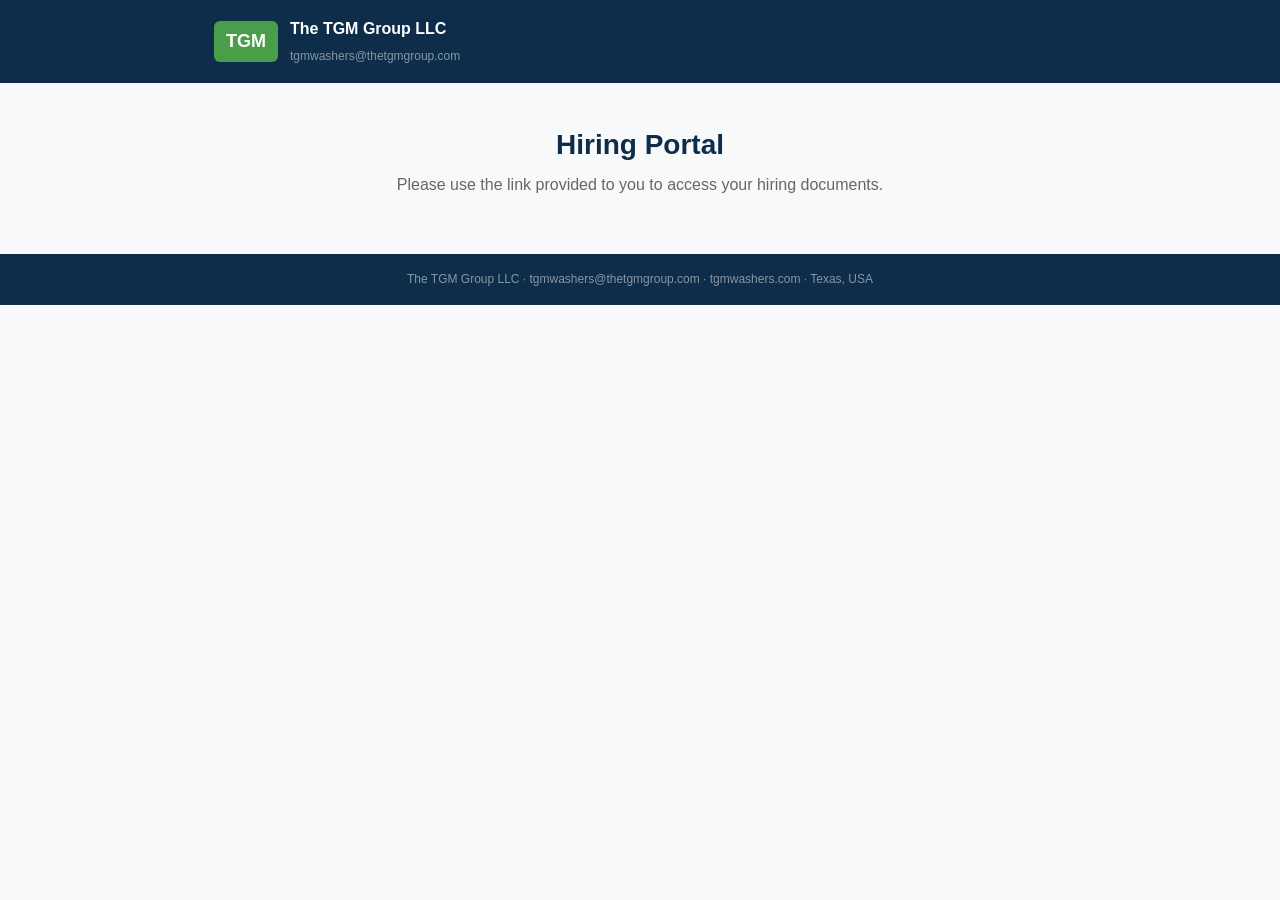
<file: web/index.html>
<!DOCTYPE html>
<html lang="en">
<head>
  <meta charset="UTF-8">
  <meta name="viewport" content="width=device-width, initial-scale=1.0">
  <title>The TGM Group LLC - Hiring Portal</title>
  <link rel="stylesheet" href="css/style.css">
</head>
<body>
  <header class="header">
    <div class="container">
      <div class="logo">
        <div class="logo-mark">TGM</div>
        <div class="logo-text">
          <span class="logo-name">The TGM Group LLC</span>
          <span class="logo-sub">tgmwashers@thetgmgroup.com</span>
        </div>
      </div>
    </div>
  </header>

  <main class="container">
    <div class="hero">
      <h1>Hiring Portal</h1>
      <p class="hero-sub">Please use the link provided to you to access your hiring documents.</p>
    </div>
  </main>

  <footer class="footer">
    <div class="container">
      <p>The TGM Group LLC &middot; tgmwashers@thetgmgroup.com &middot; tgmwashers.com &middot; Texas, USA</p>
    </div>
  </footer>
</body>
</html>
</file>
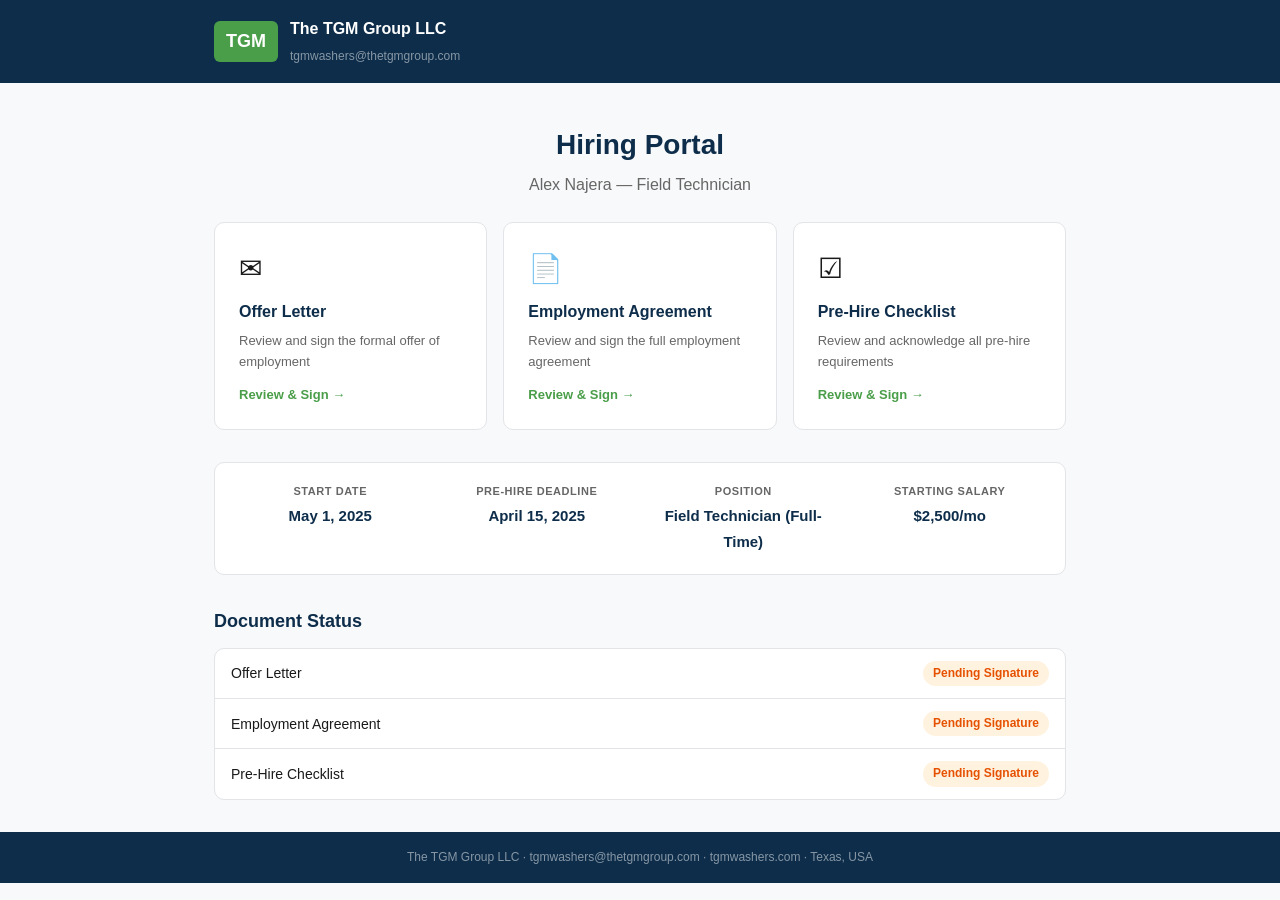
<file: web/alex/index.html>
<!DOCTYPE html>
<html lang="en">
<head>
  <meta charset="UTF-8">
  <meta name="viewport" content="width=device-width, initial-scale=1.0">
  <title>The TGM Group LLC - Hiring Portal</title>
  <link rel="stylesheet" href="../css/style.css">
</head>
<body>
  <header class="header">
    <div class="container">
      <div class="logo">
        <div class="logo-mark">TGM</div>
        <div class="logo-text">
          <span class="logo-name">The TGM Group LLC</span>
          <span class="logo-sub">tgmwashers@thetgmgroup.com</span>
        </div>
      </div>
    </div>
  </header>

  <main class="container">
    <div class="hero">
      <h1>Hiring Portal</h1>
      <p class="hero-sub">Alex Najera &mdash; Field Technician</p>
    </div>

    <section class="card-grid">
      <a href="sign.html?doc=offer-letter" class="doc-card">
        <div class="doc-icon">&#9993;</div>
        <h3>Offer Letter</h3>
        <p>Review and sign the formal offer of employment</p>
        <span class="doc-action">Review &amp; Sign &rarr;</span>
      </a>

      <a href="sign.html?doc=employment-agreement" class="doc-card">
        <div class="doc-icon">&#128196;</div>
        <h3>Employment Agreement</h3>
        <p>Review and sign the full employment agreement</p>
        <span class="doc-action">Review &amp; Sign &rarr;</span>
      </a>

      <a href="sign.html?doc=prehire-checklist" class="doc-card">
        <div class="doc-icon">&#9745;</div>
        <h3>Pre-Hire Checklist</h3>
        <p>Review and acknowledge all pre-hire requirements</p>
        <span class="doc-action">Review &amp; Sign &rarr;</span>
      </a>
    </section>

    <section class="info-bar">
      <div class="info-item">
        <strong>Start Date</strong>
        <span>May 1, 2025</span>
      </div>
      <div class="info-item">
        <strong>Pre-Hire Deadline</strong>
        <span>April 15, 2025</span>
      </div>
      <div class="info-item">
        <strong>Position</strong>
        <span>Field Technician (Full-Time)</span>
      </div>
      <div class="info-item">
        <strong>Starting Salary</strong>
        <span>$2,500/mo</span>
      </div>
    </section>

    <section class="status-section">
      <h2>Document Status</h2>
      <div class="status-table">
        <div class="status-row" id="status-offer-letter">
          <span class="status-name">Offer Letter</span>
          <span class="status-badge pending">Pending Signature</span>
        </div>
        <div class="status-row" id="status-employment-agreement">
          <span class="status-name">Employment Agreement</span>
          <span class="status-badge pending">Pending Signature</span>
        </div>
        <div class="status-row" id="status-prehire-checklist">
          <span class="status-name">Pre-Hire Checklist</span>
          <span class="status-badge pending">Pending Signature</span>
        </div>
      </div>
    </section>
  </main>

  <footer class="footer">
    <div class="container">
      <p>The TGM Group LLC &middot; tgmwashers@thetgmgroup.com &middot; tgmwashers.com &middot; Texas, USA</p>
    </div>
  </footer>

  <script>
    // Check localStorage for signed status (namespaced by employee)
    ['offer-letter', 'employment-agreement', 'prehire-checklist'].forEach(doc => {
      if (localStorage.getItem('tgm-signed-alex-najera-' + doc)) {
        const row = document.getElementById('status-' + doc);
        if (row) {
          const badge = row.querySelector('.status-badge');
          badge.className = 'status-badge signed';
          badge.textContent = 'Signed & Sent';
        }
      }
    });
  </script>
</body>
</html>
</file>
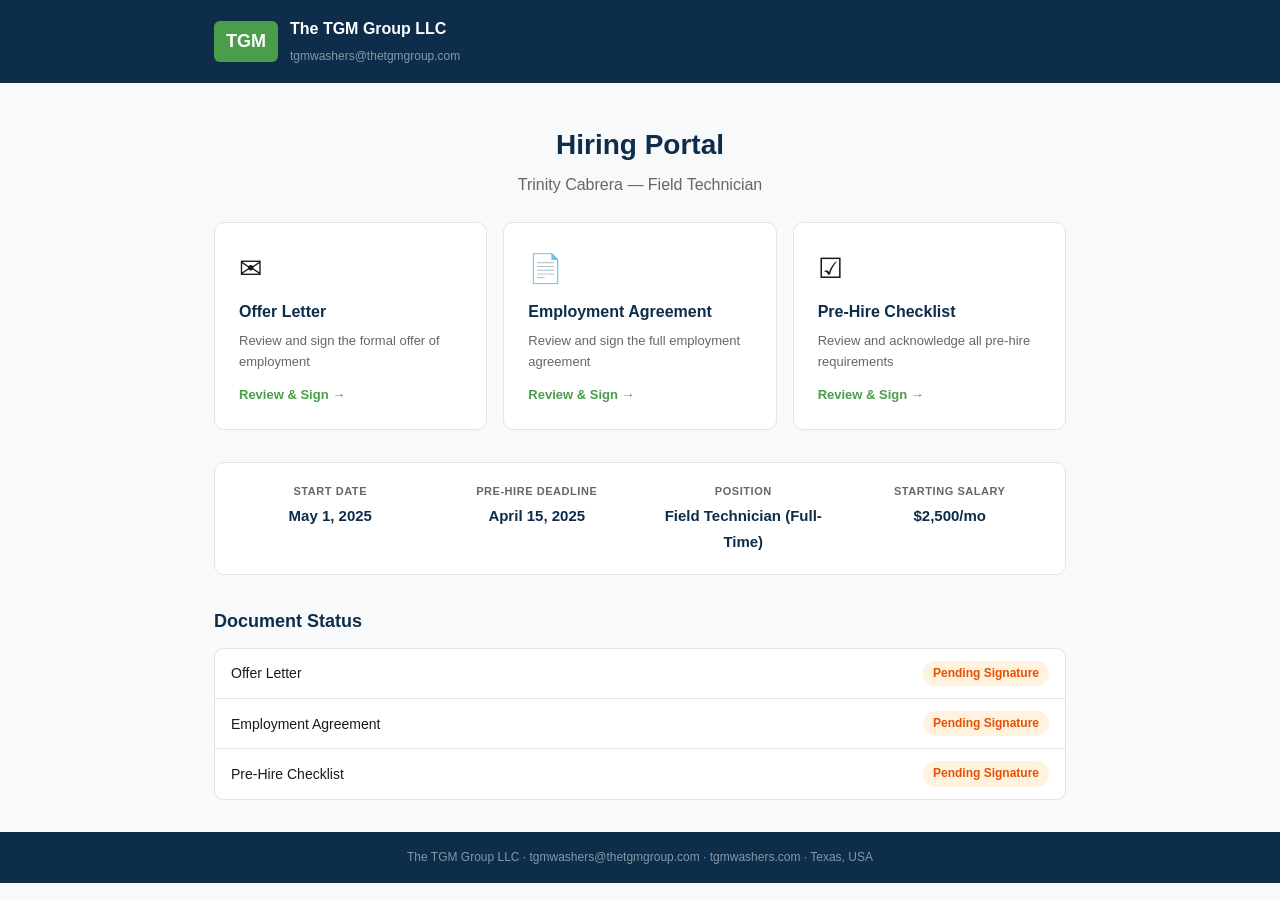
<file: web/trinity/index.html>
<!DOCTYPE html>
<html lang="en">
<head>
  <meta charset="UTF-8">
  <meta name="viewport" content="width=device-width, initial-scale=1.0">
  <title>The TGM Group LLC - Hiring Portal</title>
  <link rel="stylesheet" href="../css/style.css">
</head>
<body>
  <header class="header">
    <div class="container">
      <div class="logo">
        <div class="logo-mark">TGM</div>
        <div class="logo-text">
          <span class="logo-name">The TGM Group LLC</span>
          <span class="logo-sub">tgmwashers@thetgmgroup.com</span>
        </div>
      </div>
    </div>
  </header>

  <main class="container">
    <div class="hero">
      <h1>Hiring Portal</h1>
      <p class="hero-sub">Trinity Cabrera &mdash; Field Technician</p>
    </div>

    <section class="card-grid">
      <a href="sign.html?doc=offer-letter" class="doc-card">
        <div class="doc-icon">&#9993;</div>
        <h3>Offer Letter</h3>
        <p>Review and sign the formal offer of employment</p>
        <span class="doc-action">Review &amp; Sign &rarr;</span>
      </a>

      <a href="sign.html?doc=employment-agreement" class="doc-card">
        <div class="doc-icon">&#128196;</div>
        <h3>Employment Agreement</h3>
        <p>Review and sign the full employment agreement</p>
        <span class="doc-action">Review &amp; Sign &rarr;</span>
      </a>

      <a href="sign.html?doc=prehire-checklist" class="doc-card">
        <div class="doc-icon">&#9745;</div>
        <h3>Pre-Hire Checklist</h3>
        <p>Review and acknowledge all pre-hire requirements</p>
        <span class="doc-action">Review &amp; Sign &rarr;</span>
      </a>
    </section>

    <section class="info-bar">
      <div class="info-item">
        <strong>Start Date</strong>
        <span>May 1, 2025</span>
      </div>
      <div class="info-item">
        <strong>Pre-Hire Deadline</strong>
        <span>April 15, 2025</span>
      </div>
      <div class="info-item">
        <strong>Position</strong>
        <span>Field Technician (Full-Time)</span>
      </div>
      <div class="info-item">
        <strong>Starting Salary</strong>
        <span>$2,500/mo</span>
      </div>
    </section>

    <section class="status-section">
      <h2>Document Status</h2>
      <div class="status-table">
        <div class="status-row" id="status-offer-letter">
          <span class="status-name">Offer Letter</span>
          <span class="status-badge pending">Pending Signature</span>
        </div>
        <div class="status-row" id="status-employment-agreement">
          <span class="status-name">Employment Agreement</span>
          <span class="status-badge pending">Pending Signature</span>
        </div>
        <div class="status-row" id="status-prehire-checklist">
          <span class="status-name">Pre-Hire Checklist</span>
          <span class="status-badge pending">Pending Signature</span>
        </div>
      </div>
    </section>
  </main>

  <footer class="footer">
    <div class="container">
      <p>The TGM Group LLC &middot; tgmwashers@thetgmgroup.com &middot; tgmwashers.com &middot; Texas, USA</p>
    </div>
  </footer>

  <script>
    // Check localStorage for signed status (namespaced by employee)
    ['offer-letter', 'employment-agreement', 'prehire-checklist'].forEach(doc => {
      if (localStorage.getItem('tgm-signed-trinity-cabrera-' + doc)) {
        const row = document.getElementById('status-' + doc);
        if (row) {
          const badge = row.querySelector('.status-badge');
          badge.className = 'status-badge signed';
          badge.textContent = 'Signed & Sent';
        }
      }
    });
  </script>
</body>
</html>
</file>
<file: web/css/style.css>
:root {
  --navy: #0d2d4a;
  --green: #4a9e49;
  --cream: #f4f4ef;
  --light: #f8f9fa;
  --border: #e2e4e8;
  --text: #1a1a1a;
  --text-secondary: #666;
  --radius: 10px;
}

* { box-sizing: border-box; margin: 0; padding: 0; }

body {
  font-family: -apple-system, BlinkMacSystemFont, 'Segoe UI', Roboto, sans-serif;
  color: var(--text);
  background: var(--light);
  line-height: 1.6;
}

.container { max-width: 900px; margin: 0 auto; padding: 0 1.5rem; }

/* Header */
.header {
  background: var(--navy);
  padding: 1rem 0;
}
.logo { display: flex; align-items: center; gap: 12px; }
.logo-mark {
  background: var(--green);
  color: #fff;
  font-weight: 700;
  font-size: 18px;
  padding: 6px 12px;
  border-radius: 6px;
}
.logo-name { color: #fff; font-weight: 600; font-size: 16px; display: block; }
.logo-sub { color: rgba(255,255,255,0.5); font-size: 12px; }

/* Hero */
.hero { text-align: center; padding: 2.5rem 0 1.5rem; }
.hero h1 { font-size: 28px; color: var(--navy); }
.hero-sub { color: var(--text-secondary); font-size: 16px; margin-top: 4px; }

/* Document Cards */
.card-grid {
  display: grid;
  grid-template-columns: repeat(auto-fit, minmax(240px, 1fr));
  gap: 1rem;
  margin-bottom: 2rem;
}
.doc-card {
  background: #fff;
  border: 1px solid var(--border);
  border-radius: var(--radius);
  padding: 1.5rem;
  text-decoration: none;
  color: var(--text);
  transition: box-shadow 0.2s, border-color 0.2s;
  display: flex;
  flex-direction: column;
}
.doc-card:hover {
  border-color: var(--green);
  box-shadow: 0 4px 16px rgba(13,45,74,0.1);
}
.doc-icon { font-size: 28px; margin-bottom: 8px; }
.doc-card h3 { font-size: 16px; margin-bottom: 6px; color: var(--navy); }
.doc-card p { font-size: 13px; color: var(--text-secondary); flex: 1; }
.doc-action {
  margin-top: 12px;
  font-size: 13px;
  font-weight: 600;
  color: var(--green);
}

/* Info Bar */
.info-bar {
  display: flex;
  flex-wrap: wrap;
  gap: 1rem;
  background: #fff;
  border: 1px solid var(--border);
  border-radius: var(--radius);
  padding: 1.25rem;
  margin-bottom: 2rem;
}
.info-item {
  flex: 1;
  min-width: 140px;
  text-align: center;
}
.info-item strong { display: block; font-size: 11px; text-transform: uppercase; letter-spacing: 0.05em; color: var(--text-secondary); margin-bottom: 2px; }
.info-item span { font-size: 15px; font-weight: 600; color: var(--navy); }

/* Status */
.status-section { margin-bottom: 2rem; }
.status-section h2 { font-size: 18px; margin-bottom: 0.75rem; color: var(--navy); }
.status-table { background: #fff; border: 1px solid var(--border); border-radius: var(--radius); overflow: hidden; }
.status-row {
  display: flex;
  align-items: center;
  justify-content: space-between;
  padding: 12px 16px;
  border-bottom: 1px solid var(--border);
}
.status-row:last-child { border-bottom: none; }
.status-name { font-size: 14px; font-weight: 500; }
.status-badge {
  font-size: 12px;
  font-weight: 600;
  padding: 3px 10px;
  border-radius: 20px;
}
.status-badge.pending { background: #fff3e0; color: #e65100; }
.status-badge.signed { background: #e8f5e9; color: #2e7d32; }

/* Footer */
.footer {
  background: var(--navy);
  color: rgba(255,255,255,0.5);
  text-align: center;
  padding: 1rem 0;
  font-size: 12px;
  margin-top: 2rem;
}

/* ========= Signing Page ========= */
.doc-header {
  text-align: center;
  padding: 2rem 0 1rem;
}
.doc-header h1 { font-size: 22px; color: var(--navy); }
.doc-header .doc-meta { font-size: 13px; color: var(--text-secondary); margin-top: 4px; }

.doc-body {
  background: #fff;
  border: 1px solid var(--border);
  border-radius: var(--radius);
  padding: 2rem 2.5rem;
  margin-bottom: 2rem;
  font-size: 14px;
  line-height: 1.7;
}
.doc-body h2 {
  font-size: 16px;
  color: var(--navy);
  margin: 1.5rem 0 0.5rem;
  padding-bottom: 4px;
  border-bottom: 1px solid var(--border);
}
.doc-body h2:first-child { margin-top: 0; }
.doc-body h3 { font-size: 14px; font-weight: 600; margin: 1rem 0 0.25rem; }
.doc-body ul { padding-left: 1.25rem; margin: 0.5rem 0; }
.doc-body li { margin-bottom: 4px; }
.doc-body p { margin-bottom: 0.75rem; }
.doc-body .doc-table {
  width: 100%;
  border-collapse: collapse;
  margin: 1rem 0;
  font-size: 13px;
}
.doc-body .doc-table th,
.doc-body .doc-table td {
  border: 1px solid var(--border);
  padding: 8px 12px;
  text-align: left;
}
.doc-body .doc-table th { background: var(--light); font-weight: 600; }
.doc-body .section-header {
  font-size: 12px;
  font-weight: 600;
  text-transform: uppercase;
  letter-spacing: 0.05em;
  color: var(--text-secondary);
  margin: 1.25rem 0 0.5rem;
  padding: 4px 0;
  border-bottom: 1px solid var(--border);
}

/* Signature Area */
.sign-section {
  background: #fff;
  border: 1px solid var(--border);
  border-radius: var(--radius);
  padding: 1.5rem 2rem;
  margin-bottom: 2rem;
}
.sign-section h2 { font-size: 18px; color: var(--navy); margin-bottom: 1rem; }

.sig-grid {
  display: grid;
  grid-template-columns: 1fr 1fr;
  gap: 2rem;
}
@media (max-width: 600px) { .sig-grid { grid-template-columns: 1fr; } }

.sig-block label {
  display: block;
  font-size: 12px;
  font-weight: 600;
  text-transform: uppercase;
  letter-spacing: 0.04em;
  color: var(--text-secondary);
  margin-bottom: 6px;
}
.sig-block .sig-name {
  font-size: 14px;
  font-weight: 500;
  margin-bottom: 8px;
  color: var(--navy);
}

.sig-canvas-wrap {
  border: 2px dashed var(--border);
  border-radius: 8px;
  background: var(--light);
  position: relative;
  cursor: crosshair;
}
.sig-canvas-wrap canvas {
  display: block;
  width: 100%;
  height: 120px;
}
.sig-canvas-wrap .sig-placeholder {
  position: absolute;
  top: 50%;
  left: 50%;
  transform: translate(-50%, -50%);
  font-size: 13px;
  color: #aaa;
  pointer-events: none;
}

.sig-date {
  margin-top: 8px;
  font-size: 13px;
  color: var(--text-secondary);
}
.sig-date input {
  border: 1px solid var(--border);
  border-radius: 6px;
  padding: 6px 10px;
  font-size: 13px;
  margin-left: 4px;
}

.sig-actions {
  display: flex;
  gap: 8px;
  margin-top: 8px;
}
.btn-clear {
  background: none;
  border: 1px solid var(--border);
  border-radius: 6px;
  padding: 4px 12px;
  font-size: 12px;
  cursor: pointer;
  color: var(--text-secondary);
}
.btn-clear:hover { border-color: #c00; color: #c00; }

/* Pre-signed employer block */
.sig-presigned {
  border: 2px solid var(--green);
  border-radius: 8px;
  background: #f0faf0;
  padding: 16px;
  text-align: center;
}
.sig-presigned .sig-text {
  font-family: 'Brush Script MT', 'Segoe Script', cursive;
  font-size: 28px;
  color: var(--navy);
}
.sig-presigned .sig-note {
  font-size: 11px;
  color: var(--green);
  margin-top: 4px;
}

/* Submit Button */
.submit-area { text-align: center; margin-bottom: 2rem; }
.btn-submit {
  background: var(--green);
  color: #fff;
  border: none;
  border-radius: 8px;
  padding: 14px 40px;
  font-size: 16px;
  font-weight: 600;
  cursor: pointer;
  transition: background 0.2s;
}
.btn-submit:hover { background: #3d8a3d; }
.btn-submit:disabled { background: #aaa; cursor: not-allowed; }

.btn-back {
  display: inline-block;
  margin-bottom: 1rem;
  text-decoration: none;
  color: var(--text-secondary);
  font-size: 13px;
}
.btn-back:hover { color: var(--navy); }

/* Success overlay */
.success-overlay {
  display: none;
  position: fixed;
  inset: 0;
  background: rgba(0,0,0,0.6);
  z-index: 100;
  align-items: center;
  justify-content: center;
}
.success-overlay.show { display: flex; }
.success-box {
  background: #fff;
  border-radius: 16px;
  padding: 2.5rem;
  text-align: center;
  max-width: 400px;
  width: 90%;
}
.success-box .check-circle {
  width: 60px;
  height: 60px;
  border-radius: 50%;
  background: var(--green);
  color: #fff;
  font-size: 28px;
  display: flex;
  align-items: center;
  justify-content: center;
  margin: 0 auto 1rem;
}
.success-box h3 { font-size: 20px; color: var(--navy); margin-bottom: 8px; }
.success-box p { color: var(--text-secondary); font-size: 14px; margin-bottom: 1.5rem; }
.btn-home {
  background: var(--navy);
  color: #fff;
  border: none;
  border-radius: 8px;
  padding: 10px 24px;
  font-size: 14px;
  cursor: pointer;
  text-decoration: none;
  display: inline-block;
}

/* Loading spinner */
.spinner {
  display: inline-block;
  width: 18px;
  height: 18px;
  border: 2px solid #fff;
  border-top-color: transparent;
  border-radius: 50%;
  animation: spin 0.6s linear infinite;
  vertical-align: middle;
  margin-right: 6px;
}
@keyframes spin { to { transform: rotate(360deg); } }

/* ========= Checklist Uploads ========= */
.checklist-upload { margin-top: 8px; display: flex; align-items: center; gap: 8px; flex-wrap: wrap; }
.checklist-upload-btn {
  display: inline-flex;
  align-items: center;
  gap: 4px;
  background: var(--navy);
  color: #fff;
  font-size: 12px;
  font-weight: 600;
  padding: 5px 12px;
  border-radius: 6px;
  cursor: pointer;
  transition: background 0.2s;
}
.checklist-upload-btn:hover { background: #163d5e; }
.checklist-upload-info {
  font-size: 12px;
  color: var(--text-secondary);
  max-width: 200px;
  overflow: hidden;
  text-overflow: ellipsis;
  white-space: nowrap;
}
.checklist-upload-info.uploaded { color: #2e7d32; font-weight: 600; }
.checklist-upload-info.uploading { color: #e65100; }
.checklist-upload-info.error { color: #c62828; }
.check-icon { font-size: 18px; }
.check-icon.uploaded { color: #2e7d32; }
</file>
